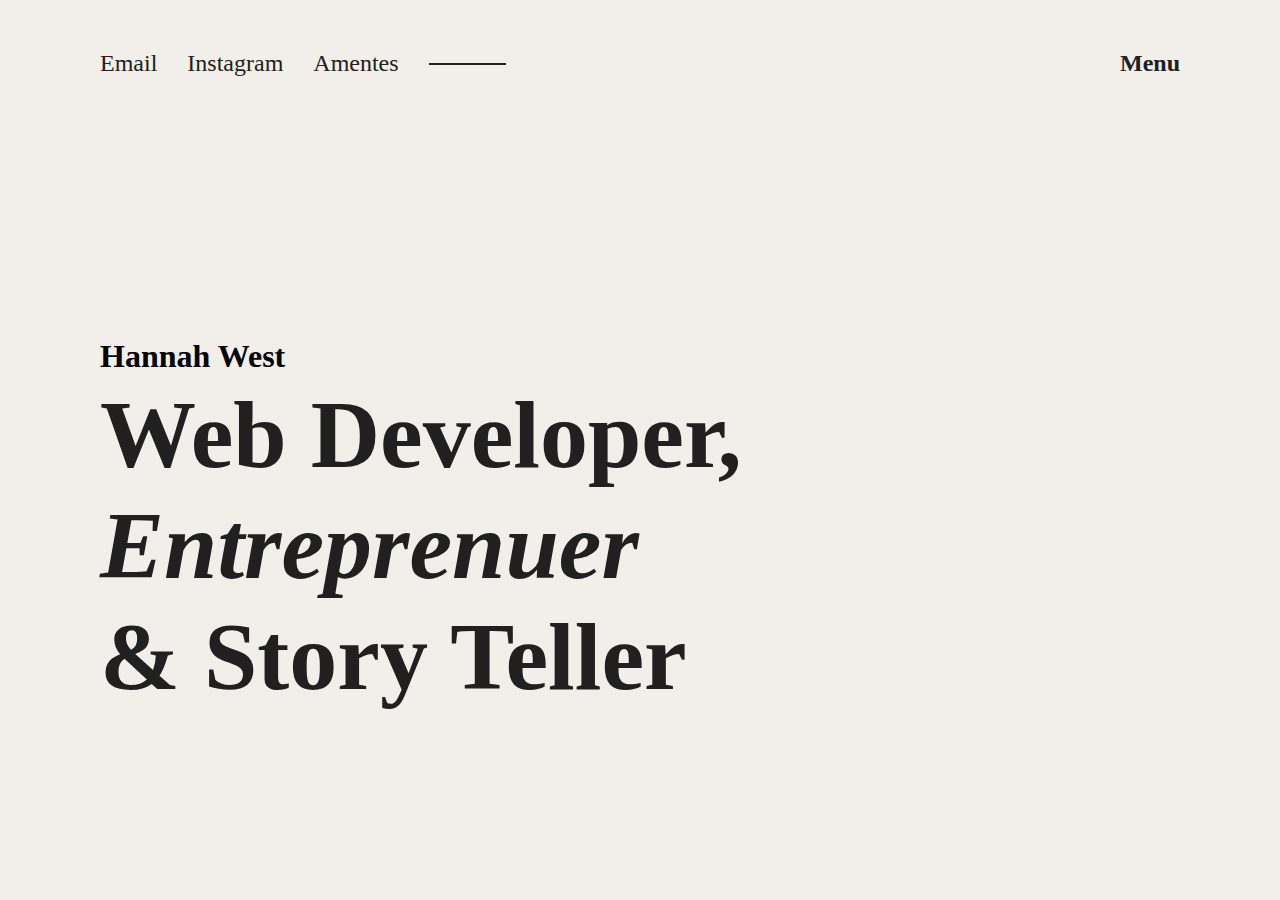
<file: index.html>
<!DOCTYPE html>
<html lang="en">
<head>
    <meta charset="UTF-8">
    <meta name="viewport" content="width=device-width, initial-scale=1.0">
    <link href="https://cdn.jsdelivr.net/npm/bootstrap@5.3.0/dist/css/bootstrap.min.css" rel="stylesheet" integrity="sha384-9ndCyUaIbzAi2FUVXJi0CjmCapSmO7SnpJef0486qhLnuZ2cdeRhO02iuK6FUUVM" crossorigin="anonymous">
    <link rel="stylesheet" href="Static/css/styles.css">
    <script src="Static/js/burger-menu.js" defer></script>
    <script src="Static/js/animations.js"></script>
    <title>Hannah West | Home</title>
</head>
<body>
    <header>
        <nav>
            <section class="desk-socials">
                <a href="mailto:hannahtan.west@gmail.com"><p>Email</p></a>
                <a href="https://www.instagram.com/hannah_tan_west/" target="_blank"><p>Instagram</p></a>
                <a href="https://www.instagram.com/amentes_cph/" target="_blank"><p>Amentes</p></a>
                <hr>
            </section>
            <div class="home-mob">
                <a href="index.html"><h4 class="home-logo">Hannah West</h4></a>
            </div>

            <button onclick="openNav()"><h4 class="bm-open-btn">Menu</h4></button>

            <div id="myNav" class="overlay">
                <button class="bm-close-btn" onclick="closeNav()">&times;</button>
                <ul class="overlay-content">
                    <li><a href="index.html">Home</a></li>
                    <li><a href="work.html">Work</a></li>
                    <li><a href="about.html">About</a></li>
                    <li><a href="mailto:hannahtan.west@gmail.com">Contact</a></li>
                </ul>
            </div>
                
        </nav>
    </header>

    <main>
        <header>
            <h5 class="name-title">Hannah West</h5>
            <h1 class="header">
                Web Developer, <span class="cursive">Entreprenuer</span> <span class="new-line">& Story Teller</span> 
            </h1>
        </header>

    </main>

    <footer>
        <header>
            <h1>
                Let's Talk!
            </h1>
        </header>
        <section class="socials">
            <a href="mailto:hannahtan.west@gmail.com"><p>Email</p></a>
            <a href="https://www.instagram.com/hannah_tan_west/" target="_blank"><p>Instagram</p></a>
            <a href="https://www.instagram.com/amentes_cph/" target="_blank"><p>Amentes</p></a>
        </section>
    </footer>
</body>
</html>
</file>
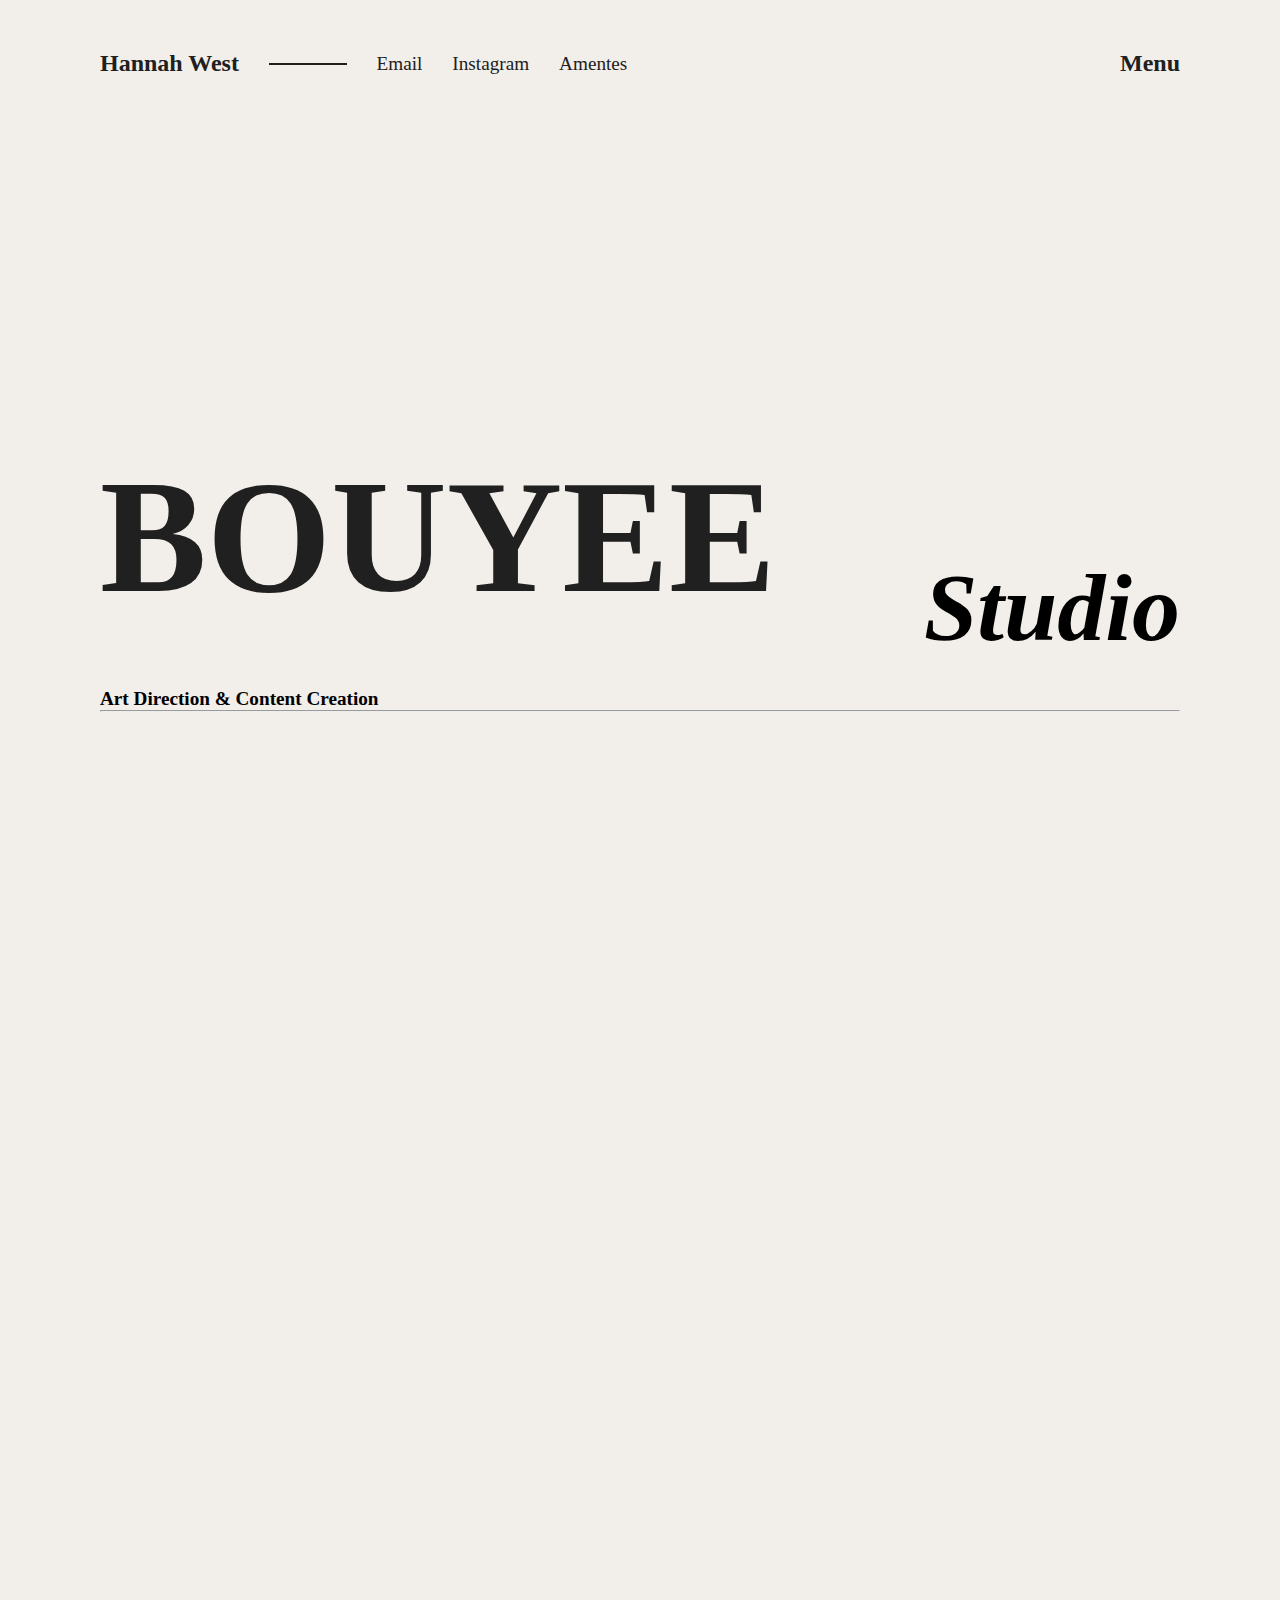
<file: bouyee.html>
<!DOCTYPE html>
<html lang="en">
<head>
    <meta charset="UTF-8">
    <meta name="viewport" content="width=device-width, initial-scale=1.0">
    <link href="https://cdn.jsdelivr.net/npm/bootstrap@5.3.0/dist/css/bootstrap.min.css" rel="stylesheet" integrity="sha384-9ndCyUaIbzAi2FUVXJi0CjmCapSmO7SnpJef0486qhLnuZ2cdeRhO02iuK6FUUVM" crossorigin="anonymous">
    <link rel="stylesheet" href="Static/css/styles.css">
    <link rel="stylesheet" href="Static/css/bouyee.css">
    <script src="Static/js/burger-menu.js" defer></script>
    <script src="Static/js/animations.js" defer></script>
    <title>Hannah West | Bouyee Studio</title>
</head>
<body>
    <header>
        <nav>
            <section class="desk-socials">
                <a href="index.html"><h4 class="home-logo">Hannah West</h4></a>
                <hr>
                <a href="mailto:hannahtan.west@gmail.com"><p>Email</p></a>
                <a href="https://www.instagram.com/hannah_tan_west/" target="_blank"><p>Instagram</p></a>
                <a href="https://www.instagram.com/amentes_cph/" target="_blank"><p>Amentes</p></a>
            </section>


            <a href="index.html"><h4 class="home-logo home-logo-mobile">Hannah West</h4></a>
            <button onclick="openNav()"><h4 class="bm-open-btn">Menu</h4></button>

            <div id="myNav" class="overlay">
                <button class="bm-close-btn" onclick="closeNav()">&times;</button>
                <ul class="overlay-content">
                    <li><a href="index.html">Home</a></li>
                    <li><a href="work.html">Work</a></li>
                    <li><a href="about.html">About</a></li>
                    <li><a href="mailto:hannahtan.west@gmail.com">Contact</a></li>
                </ul>
            </div>
        </nav>
    </header>
    <main>
        <section class="project-header">
            <header class="animate-header">
                <h1 class="tnr_font">BOUYEE</h1>
                <h3>Studio</h3>
                <h4>Art Direction & Content Creation</h4>
                <hr>
            </header>
        </section>
        <section class="project-info pi-1">
            <blockquote>
                <p class="project-quote">"DANISH CONTEMPORARY MINIMALISTIC STREETWEAR
                    why be basic, when you can be bouyee?"</p>
            </blockquote>
            <img src="img/b-3.JPG" alt="">
        </section>
        <section>
            <img src="img/bouyeeHero.JPG" class="v-collage" alt="collage">
        </section>
        <section class="projects-container">
            <article class="project-info">
                <div class="brand-bio-text">
                    <h4>The Case</h4>
                    <hr>
                    <p >This clothing brand was a startup and needed help creating a brand identity through visual content, everything from website visuals to SoMe content. They wanted to express the 'bouyee' lifestyle but in a raw, everyday life aesthetic. Our team collaborated closely with them, ensuring that every visual element resonated authentically with their vision and values.</p>
                </div>
                <img src="img/b-2.JPG" alt="">
            </article>
            <article class="project-info">
                <img src="img/b-1.JPG" alt="">
                <div class="brand-bio-text">
                    <h4>The Solution</h4>
                    <hr>
                    <p >Through close collaboration, we ensure that every visual element authentically reflects your brand's vision and values, resonating deeply with your target audience to drive meaningful connections and engagement.
                    </p>
                </div>
            </article>    
        </section>
        <section class="project-info pi-1">
            <img src="img/bouyeeMock.png" alt="">
            <div class="so-me">
                <h1>See It For Yourself</h1>
                <p>If you just wanna see the finshed products in use, you can just skip to the good part.</p>
                <a href="https://www.instagram.com/bouyee.studio/" class="insta-link" target="_blank">Instagram</a>
            </div>
        </section>
    </main>
    <footer>
        <header>
            <h1>
                Let's Talk!
            </h1>
        </header>
        <section class="socials">
            <a href="mailto:hannahtan.west@gmail.com"><p>Email</p></a>
            <a href="https://www.instagram.com/hannah_tan_west/" target="_blank"><p>Instagram</p></a>
            <a href="https://www.instagram.com/amentes_cph/" target="_blank"><p>Amentes</p></a>
        </section>
    </footer>
</body>
</file>
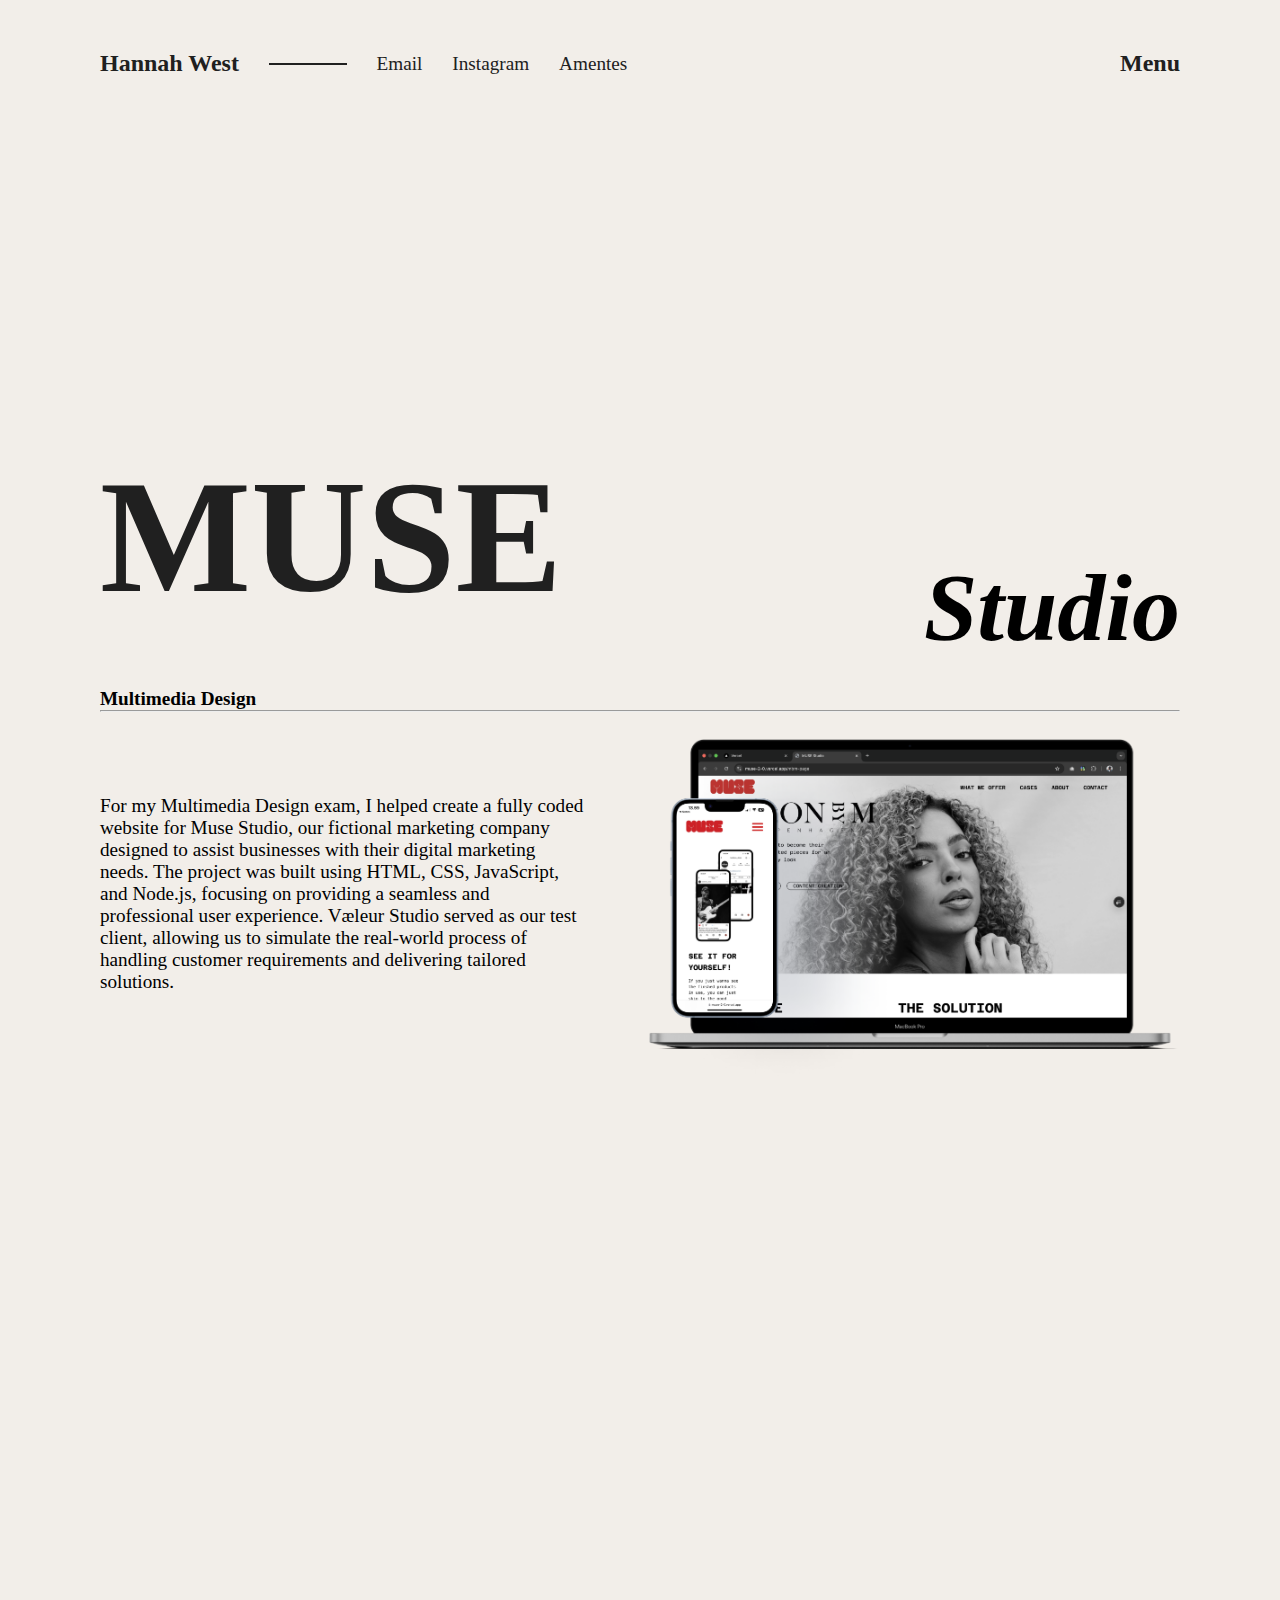
<file: muse.html>
<!DOCTYPE html>
<html lang="en">
<head>
    <meta charset="UTF-8">
    <meta name="viewport" content="width=device-width, initial-scale=1.0">
    <link href="https://cdn.jsdelivr.net/npm/bootstrap@5.3.0/dist/css/bootstrap.min.css" rel="stylesheet" integrity="sha384-9ndCyUaIbzAi2FUVXJi0CjmCapSmO7SnpJef0486qhLnuZ2cdeRhO02iuK6FUUVM" crossorigin="anonymous">
    <link rel="stylesheet" href="Static/css/styles.css">
    <link rel="stylesheet" href="Static/css/muse.css">
    <script src="Static/js/burger-menu.js" defer></script>
    <script src="Static/js/animations.js" defer></script>
    <title>Hannah West | MUSE Studio</title>
</head>
<body>
    <header>
        <nav>
            <section class="desk-socials">
                <a href="index.html"><h4 class="home-logo">Hannah West</h4></a>
                <hr>
                <a href="mailto:hannahtan.west@gmail.com"><p>Email</p></a>
                <a href="https://www.instagram.com/hannah_tan_west/" target="_blank"><p>Instagram</p></a>
                <a href="https://www.instagram.com/amentes_cph/" target="_blank"><p>Amentes</p></a>
            </section>


            <a href="index.html"><h4 class="home-logo home-logo-mobile">Hannah West</h4></a>
            <button onclick="openNav()"><h4 class="bm-open-btn">Menu</h4></button>

            <div id="myNav" class="overlay">
                <button class="bm-close-btn" onclick="closeNav()">&times;</button>
                <ul class="overlay-content">
                    <li><a href="index.html">Home</a></li>
                    <li><a href="work.html">Work</a></li>
                    <li><a href="about.html">About</a></li>
                    <li><a href="mailto:hannahtan.west@gmail.com">Contact</a></li>
                </ul>
            </div>
        </nav>
    </header>
    <main>
        <section class="project-header">
            <header class="animate-header">
                <h1 class="tnr_font">MUSE</h1>
                <h3>Studio</h3>
                <h4>Multimedia Design</h4>
                <hr>
            </header>
        </section>
        <section class="project-info pi-1">
            <p >For my Multimedia Design exam, I helped create a fully coded website for Muse Studio, our fictional marketing company designed to assist businesses with their digital marketing needs. The project was built using HTML, CSS, JavaScript, and Node.js, focusing on providing a seamless and professional user experience. Væleur Studio served as our test client, allowing us to simulate the real-world process of handling customer requirements and delivering tailored solutions.</p>
            <img src="img/muse-mock-page.png" alt="">
        </section>
        <section class="show-case">
            <h1>The Main Focus</h1>
            <hr>
            <p>The project involved developing a responsive and user-friendly website, ensuring a clean and modern design that aligned with Væleur Studio's brand identity. We placed a strong emphasis on creating an intuitive user experience (UI/UX) to maximize customer engagement and retention. In addition to the technical aspects, we also developed a comprehensive marketing strategy, including social media and content recommendations, to help Væleur Studio increase its online presence. Simulating real-world client collaboration allowed us to refine the product based on feedback, ensuring that both functionality and user experience were prioritized.</p>
            <img src="img/muse-mock-flat.png" alt="">
            <img src="img/muse-phone-mock.png" alt="">
            <img src="img/muse-mac.png" alt="">
        </section>
        <section class="muse-logo">
            <img src="img/muse(wb).png" alt="">
        </section>
        <section class="project-info pi-1">
            <div class="so-me">
                <h1>See It For Yourself!</h1>
                <a href="https://github.com/hannahtanwest/MUSE-2.0/tree/main" class="insta-link" target="_blank">GitHub</a>
                <a href="https://muse-2-0.vercel.app/" class="insta-link" target="_blank">Vercel</a>
            </div>
        </section>
    </main>
</body>
</file>
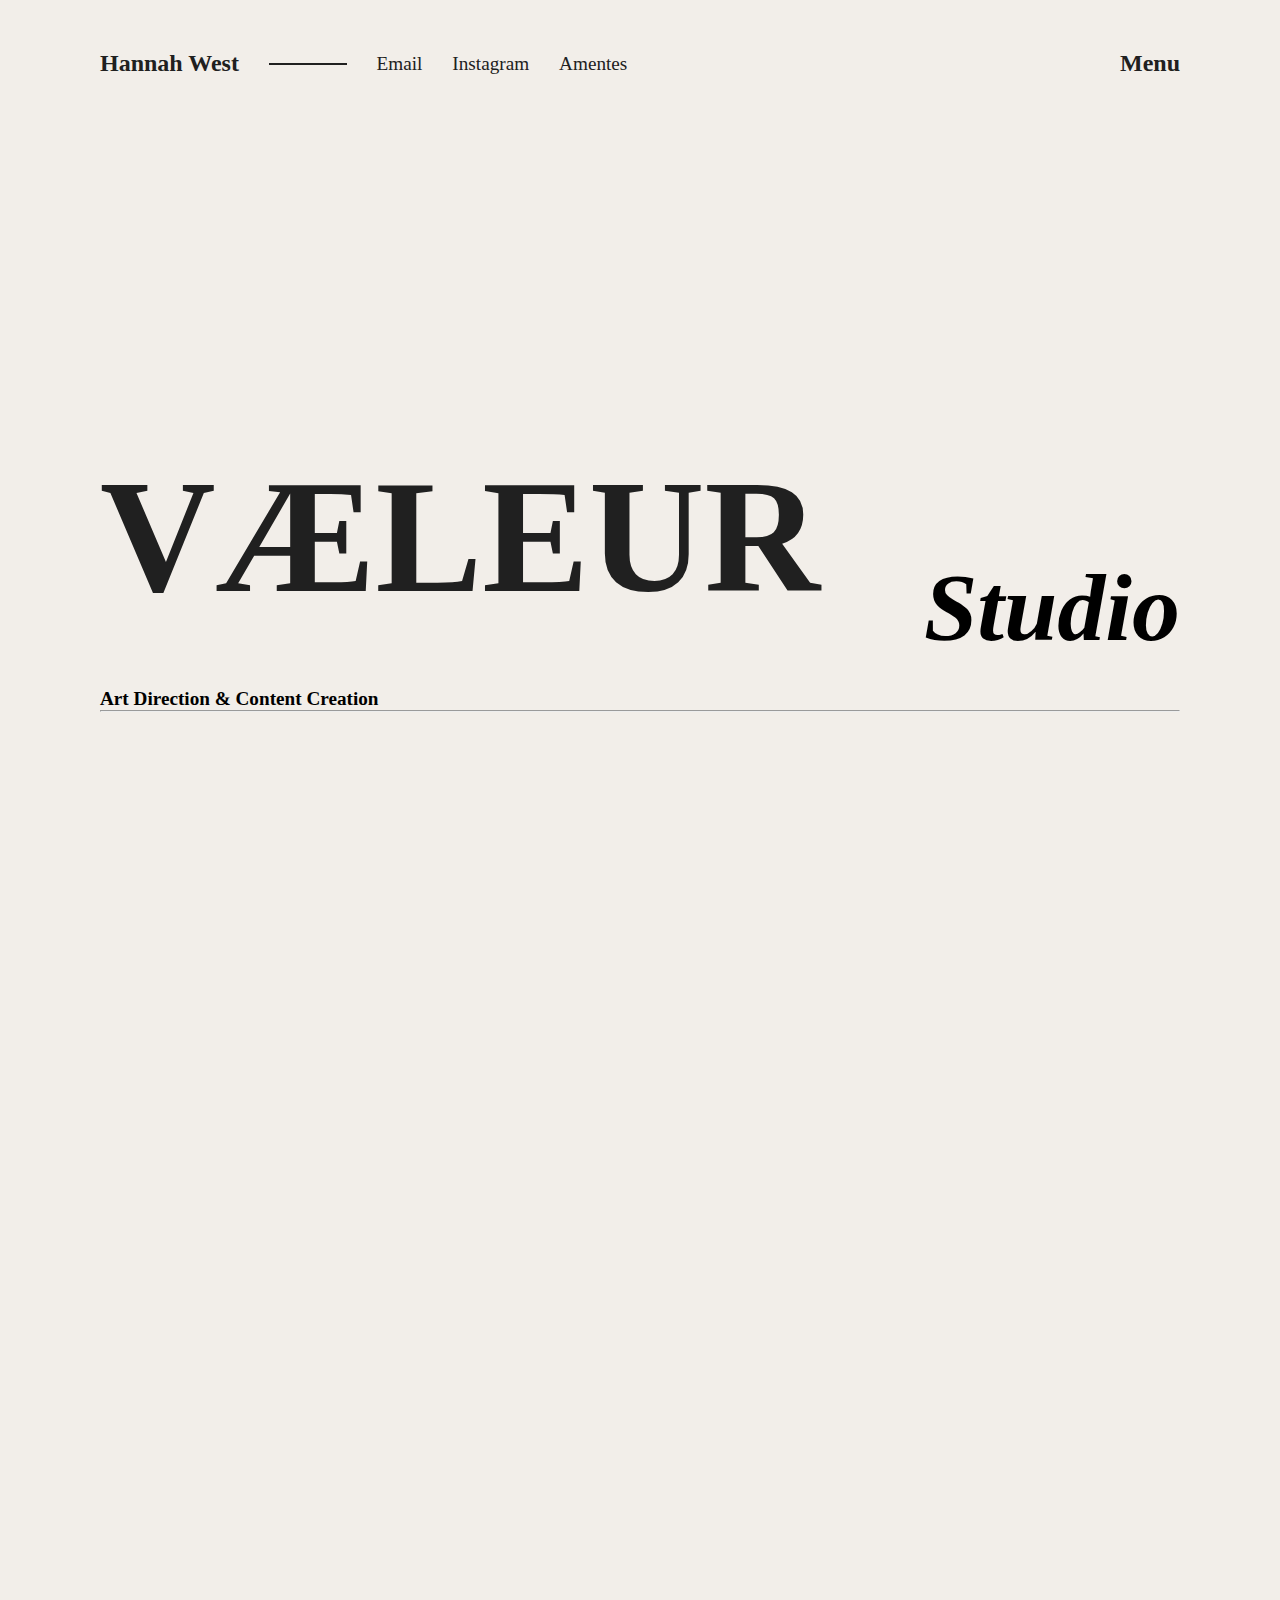
<file: vaeluer.html>
<!DOCTYPE html>
<html lang="en">
<head>
    <meta charset="UTF-8">
    <meta name="viewport" content="width=device-width, initial-scale=1.0">
    <link href="https://cdn.jsdelivr.net/npm/bootstrap@5.3.0/dist/css/bootstrap.min.css" rel="stylesheet" integrity="sha384-9ndCyUaIbzAi2FUVXJi0CjmCapSmO7SnpJef0486qhLnuZ2cdeRhO02iuK6FUUVM" crossorigin="anonymous">
    <link rel="stylesheet" href="Static/css/styles.css">
    <link rel="stylesheet" href="Static/css/vaeluer.css">
    <script src="Static/js/burger-menu.js" defer></script>
    <script src="Static/js/animations.js" defer></script>
    <title>Hannah West | Vaeleur</title>
</head>
<body>
    <header>
        <nav>
            <section class="desk-socials">
                <a href="index.html"><h4 class="home-logo">Hannah West</h4></a>
                <hr>
                <a href="mailto:hannahtan.west@gmail.com"><p>Email</p></a>
                <a href="https://www.instagram.com/hannah_tan_west/" target="_blank"><p>Instagram</p></a>
                <a href="https://www.instagram.com/amentes_cph/" target="_blank"><p>Amentes</p></a>
            </section>


            <a href="index.html"><h4 class="home-logo home-logo-mobile">Hannah West</h4></a>
            <button onclick="openNav()"><h4 class="bm-open-btn">Menu</h4></button>

            <div id="myNav" class="overlay">
                <button class="bm-close-btn" onclick="closeNav()">&times;</button>
                <ul class="overlay-content">
                    <li><a href="index.html">Home</a></li>
                    <li><a href="work.html">Work</a></li>
                    <li><a href="about.html">About</a></li>
                    <li><a href="mailto:hannahtan.west@gmail.com">Contact</a></li>
                </ul>
            </div>
        </nav>
    </header>
    <main>
        <section class="project-header">
            <header class="animate-header">
                <h1 class="tnr_font">VÆLEUR</h1>
                <h3>Studio</h3>
                <h4>Art Direction & Content Creation</h4>
                <hr>
            </header>
        </section>
        <section class="project-info pi-1">
            <blockquote>
                <p class="project-quote">"VÆLEUR emerges as a beacon of individuality and confidence. VÆLEUR seeks to enhance the already known through meticulous detailing and an elevated construction process."</p>
            </blockquote>
            <img src="img/LSS Væleur - text.jpg" alt="">
        </section>
        <section>
            <img src="img/væleur-collage.jpg" class="v-collage" alt="collage">
        </section>
        <section class="projects-container">
            <article class="project-info">
                <div class="brand-bio-text">
                    <h4>The Case</h4>
                    <hr>
                    <p >VÆLEUR craved a visual reflection of the brand and it's values. With inspiration from Heliot Emil, both in the garments and visual design, they felt a lack of representation. Our job was to create beautiful and raw pieces of content that drew inspiration from Heliot Emil and the individual core values of Væleur.</p>
                </div>
                <img src="img/bw.jpg" alt="">
            </article>
            <article class="project-info">
                <img src="img/TWO SIDE BLUR Væleur - text.jpg" alt="">
                <div class="brand-bio-text">
                    <h4>The Solution</h4>
                    <hr>
                    <p >We aimed to create something raw, edgy and rough in the visual. We kept the color palette to a minimum and were heavy on they whites, blacks and greys. The garments small detials were in focus and grain and effects such as a slow shutter speed enhanced the look and gave it an edge, Which supported the feeling of raw, edgy and clean.
                    </p></p>
                </div>
            </article>    
        </section>
    </main>
    <footer>
        <header>
            <h1>
                Let's Talk!
            </h1>
        </header>
        <section class="socials">
            <a href="mailto:hannahtan.west@gmail.com"><p>Email</p></a>
            <a href="https://www.instagram.com/hannah_tan_west/" target="_blank"><p>Instagram</p></a>
            <a href="https://www.instagram.com/amentes_cph/" target="_blank"><p>Amentes</p></a>
        </section>
    </footer>
</body>
</file>
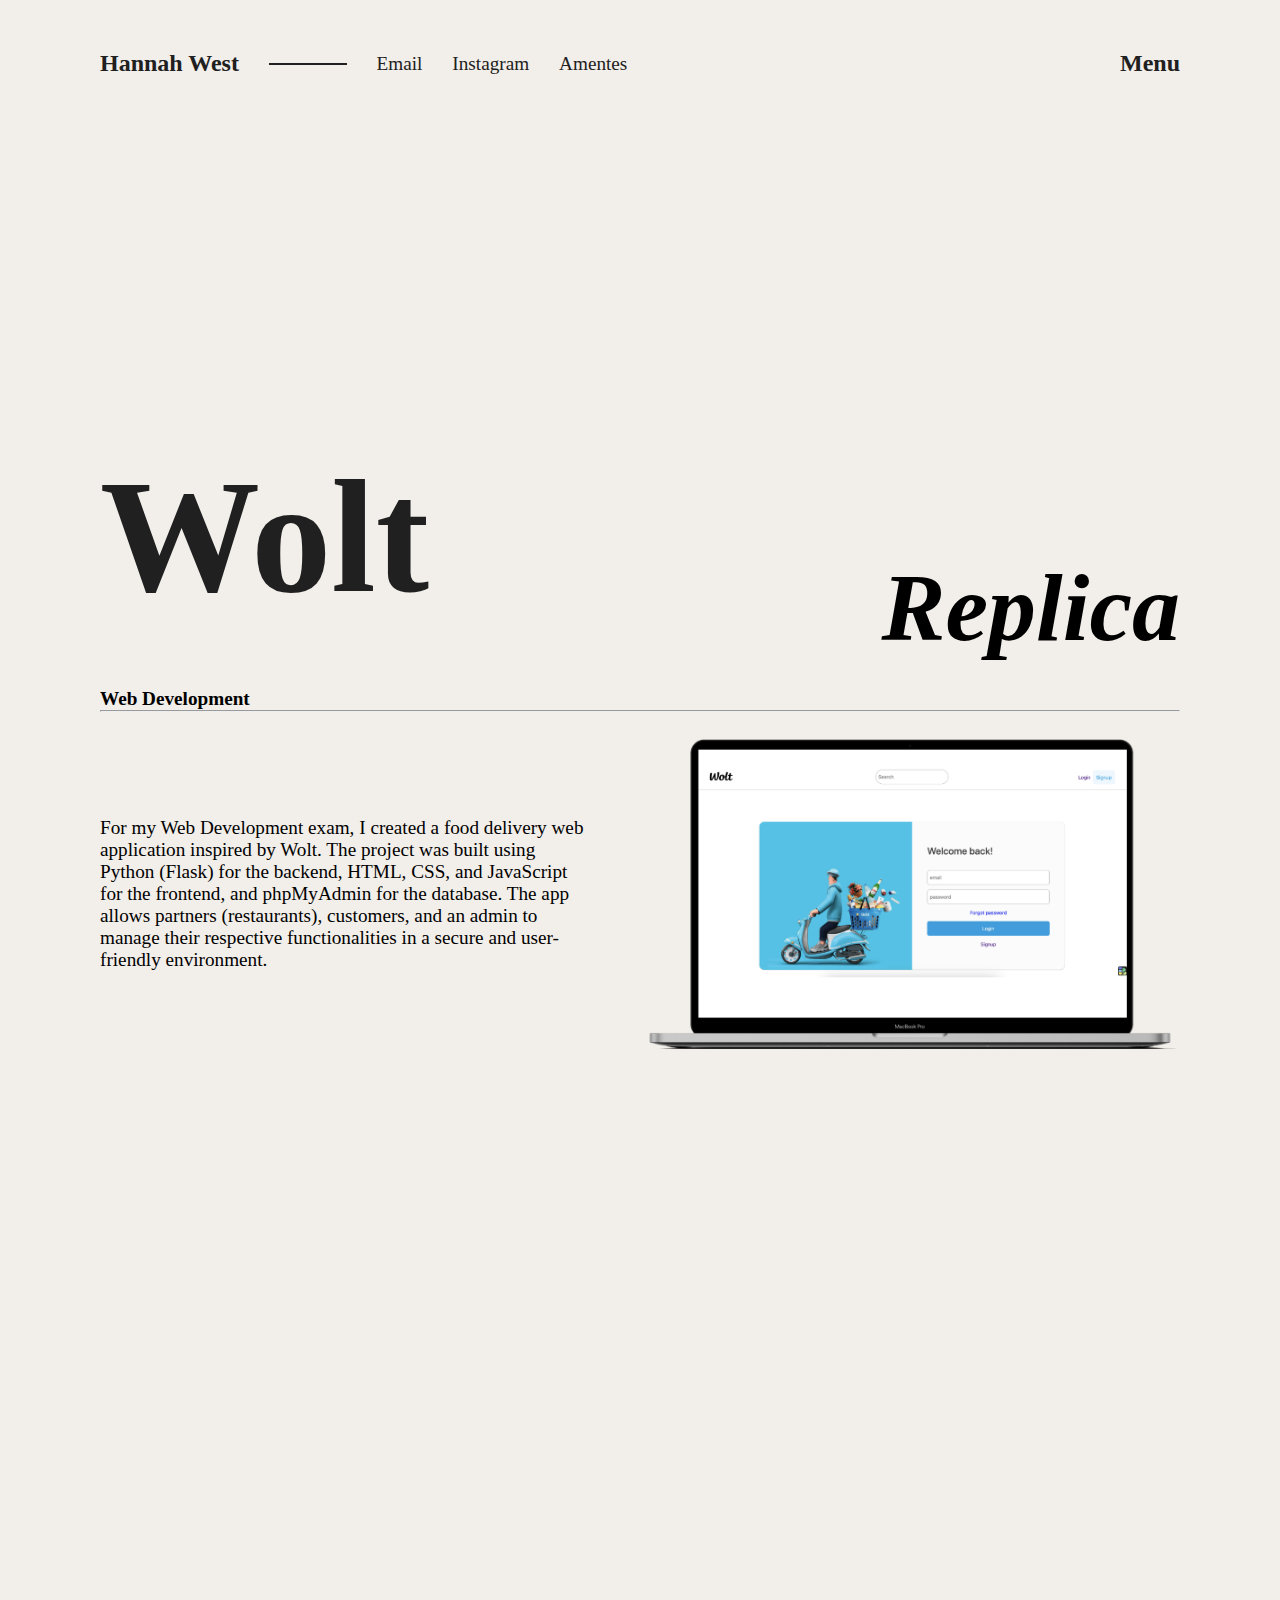
<file: wolt.html>
<!DOCTYPE html>
<html lang="en">
<head>
    <meta charset="UTF-8">
    <meta name="viewport" content="width=device-width, initial-scale=1.0">
    <link href="https://cdn.jsdelivr.net/npm/bootstrap@5.3.0/dist/css/bootstrap.min.css" rel="stylesheet" integrity="sha384-9ndCyUaIbzAi2FUVXJi0CjmCapSmO7SnpJef0486qhLnuZ2cdeRhO02iuK6FUUVM" crossorigin="anonymous">
    <link rel="stylesheet" href="Static/css/styles.css">
    <link rel="stylesheet" href="Static/css/wolt.css">
    <script src="Static/js/burger-menu.js" defer></script>
    <script src="Static/js/animations.js" defer></script>
    <title>Hannah West | Wolt - Replica</title>
</head>
<body>
    <header>
        <nav>
            <section class="desk-socials">
                <a href="index.html"><h4 class="home-logo">Hannah West</h4></a>
                <hr>
                <a href="mailto:hannahtan.west@gmail.com"><p>Email</p></a>
                <a href="https://www.instagram.com/hannah_tan_west/" target="_blank"><p>Instagram</p></a>
                <a href="https://www.instagram.com/amentes_cph/" target="_blank"><p>Amentes</p></a>
            </section>


            <a href="index.html"><h4 class="home-logo home-logo-mobile">Hannah West</h4></a>
            <button onclick="openNav()"><h4 class="bm-open-btn">Menu</h4></button>

            <div id="myNav" class="overlay">
                <button class="bm-close-btn" onclick="closeNav()">&times;</button>
                <ul class="overlay-content">
                    <li><a href="index.html">Home</a></li>
                    <li><a href="work.html">Work</a></li>
                    <li><a href="about.html">About</a></li>
                    <li><a href="mailto:hannahtan.west@gmail.com">Contact</a></li>
                </ul>
            </div>
        </nav>
    </header>
    <main>
        <section class="project-header">
            <header class="animate-header">
                <h1 class="tnr_font">Wolt</h1>
                <h3>Replica</h3>
                <h4>Web Development</h4>
                <hr>
            </header>
        </section>
        <section class="project-info pi-1">
            <p >For my Web Development exam, I created a food delivery web application inspired by Wolt. The project was built using Python (Flask) for the backend, HTML, CSS, and JavaScript for the frontend, and phpMyAdmin for the database. The app allows partners (restaurants), customers, and an admin to manage their respective functionalities in a secure and user-friendly environment.</p>
            <img src="img/Wolt-mock-page(1).png" alt="">
        </section>
        <section class="show-case">
            <h1>The Main Focus</h1>
            <hr>
            <p>The main focus of this project was on functionality rather than design. The goal was to ensure that all features — including user authentication, account management, and order processing — worked seamlessly and securely. As a result, the design is kept simple and straightforward, prioritizing performance, usability, and backend stability over aesthetic appeal.</p>
            <img src="img/wolt-mock-iso.png" alt="">
            <img src="img/wolt-screenshot-2.png" alt="">
            <img src="img/wolt-mac.png" alt="">
        </section>
        <section class="project-info pi-1">
            <div class="so-me">
                <h1>Check Out the Code!</h1>
                <a href="https://github.com/hannahtanwest/wolt_eksamen" class="insta-link" target="_blank">GitHub</a>
            </div>
        </section>
    </main>
</body>
</file>
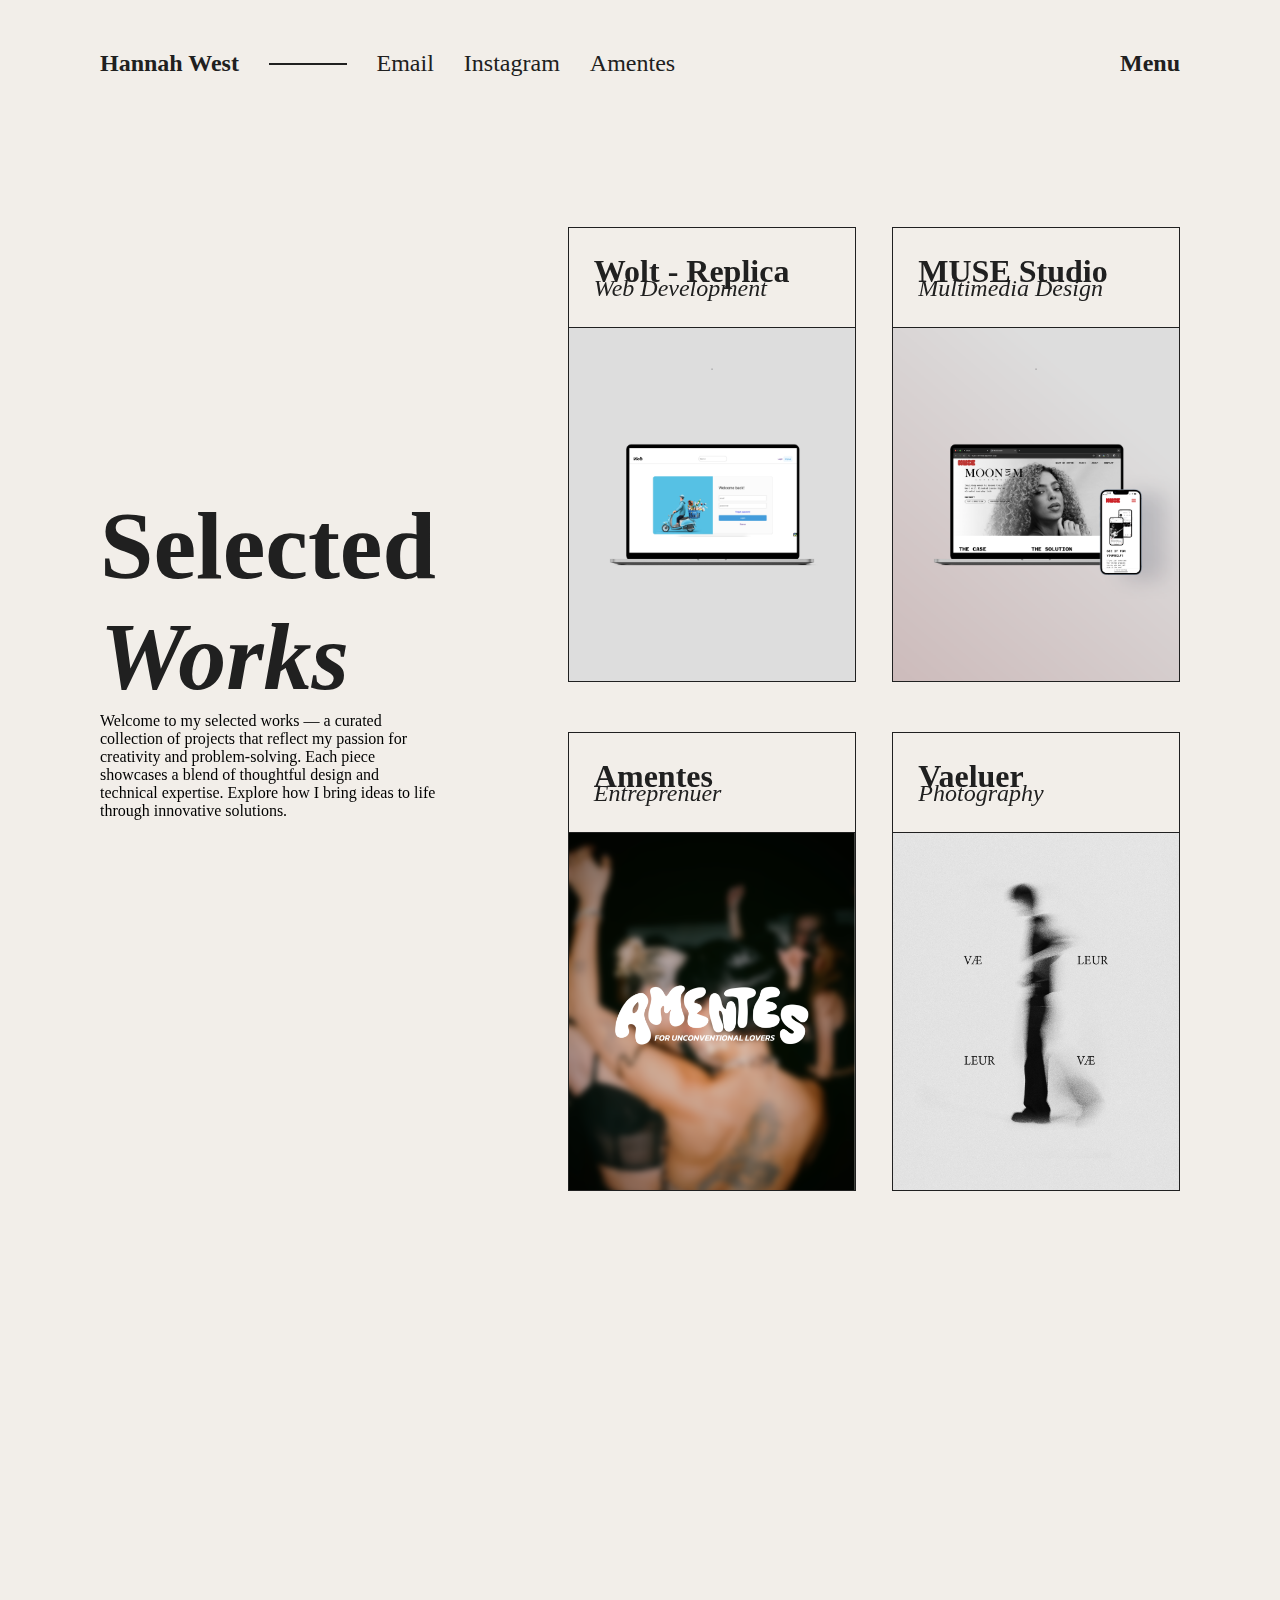
<file: work.html>
<!DOCTYPE html>
<html lang="en">
<head>
    <meta charset="UTF-8">
    <meta name="viewport" content="width=device-width, initial-scale=1.0">
    <link href="https://cdn.jsdelivr.net/npm/bootstrap@5.3.0/dist/css/bootstrap.min.css" rel="stylesheet" integrity="sha384-9ndCyUaIbzAi2FUVXJi0CjmCapSmO7SnpJef0486qhLnuZ2cdeRhO02iuK6FUUVM" crossorigin="anonymous">
    <link rel="stylesheet" href="Static/css/styles.css">
    <link rel="stylesheet" href="Static/css/work.css">
    <script src="Static/js/burger-menu.js" defer></script>
    <script src="Static/js/animations.js" defer></script>
    <title>Hannah West | Work</title>
</head>
<body>
    <header>
        <nav>
            <section class="desk-socials">
                <a href="index.html"><h4 class="home-logo">Hannah West</h4></a>
                <hr>
                <a href="mailto:hannahtan.west@gmail.com"><p>Email</p></a>
                <a href="https://www.instagram.com/hannah_tan_west/" target="_blank"><p>Instagram</p></a>
                <a href="https://www.instagram.com/amentes_cph/" target="_blank"><p>Amentes</p></a>
            </section>


            <a href="index.html"><h4 class="home-logo home-logo-mobile">Hannah West</h4></a>
            <button onclick="openNav()"><h4 class="bm-open-btn">Menu</h4></button>

            <div id="myNav" class="overlay">
                <button class="bm-close-btn" onclick="closeNav()">&times;</button>
                <ul class="overlay-content">
                    <li><a href="index.html">Home</a></li>
                    <li><a href="work.html">Work</a></li>
                    <li><a href="about.html">About</a></li>
                    <li><a href="mailto:hannahtan.west@gmail.com">Contact</a></li>
                </ul>
            </div>
                
        </nav>
    </header>


    <main>
        <section class="work-info">
            <header class="animate-header">
                <h1>Selected <span class="cursive">Works</span></h1>
            </header>
            <p>Welcome to my selected works — a curated collection of projects that reflect my passion for creativity and problem-solving. Each piece showcases a blend of thoughtful design and technical expertise. Explore how I bring ideas to life through innovative solutions.</p>
        </section>
        <section class="work-projects">
            <article>
                <a href="wolt.html">
                    <div class="project-header">
                        <h2>Wolt - Replica</h2>
                        <p>Web Development</p>
                    </div>
                    <img src="img/Wolt-mock.png" alt="Description of the image">
                </a>
            </article>
            <article>
                <a href="muse.html">
                    <div class="project-header">
                        <h2>MUSE Studio</h2>
                        <p>Multimedia Design</p>
                    </div>
                    <img src="img/muse-mock.png" alt="Description of the image">
                </a>
            </article>
            <article>
                <a href="amentes.html">
                    <div class="project-header">
                        <h2>Amentes</h2>
                        <p>Entreprenuer</p>
                    </div>
                    <img src="img/amentes.png" alt="Description of the image">
                </a>
            </article>
            <article>
                <a href="vaeluer.html">
                    <div class="project-header">
                        <h2>Vaeluer</h2>
                        <p>Photography</p>
                    </div>
                    <img src="img/vaeluer.JPG" alt="Description of the image">
                </a>
            </article>
            <article>
                <a href="bouyee.html">
                    <div class="project-header">
                        <h2>Bouyee Studio</h2>
                        <p>Photography & Videography</p>
                    </div>
                    <img src="img/bouyee.jpg" alt="Description of the image">
                </a>
            </article>
        </section>
    </main>
    <footer>
        <header>
            <h1>
                Let's Talk!
            </h1>
        </header>
        <section class="socials">
            <a href="mailto:hannahtan.west@gmail.com"><p>Email</p></a>
            <a href="https://www.instagram.com/hannah_tan_west/" target="_blank"><p>Instagram</p></a>
            <a href="https://www.instagram.com/amentes_cph/" target="_blank"><p>Amentes</p></a>
        </section>
    </footer>
</body>
</html>
</file>
<file: Static/css/styles.css>
@import '_variables.css';

*{
    margin: 0;
    padding: 0;
    font-family: var(--main-font);
    box-sizing: border-box;
}

body{
    background-color: var(--bg-color);
    header{
        margin: var(--marginSmall);
        nav{
            display: flex;
            align-items: center;
            justify-content: space-between;
            .home-logo{
                text-decoration: none;
                color: var(--main-text-color);
                font-size: var(--logo);
            }
            a{text-decoration: none;}
            .desk-socials{
                display: none;
            }
            button{
                border: none;
                background-color: transparent;
            }
            .bm-open-btn{
                color: var(--main-text-color);
                font-size: var(--logo);
            }
            .overlay {
                display: flex;
                flex-direction: column;
                height: 0%;
                width: 100%;
                position: fixed;
                z-index: 100;
                top: 0;
                right: 0;
                background-color: rgba(0,0,0, 0.95);
                overflow-y: hidden;
                transition: 0.5s;
                .bm-close-btn{
                    color: var(--bg-color);
                    font-size: 100px;
                    text-align: right;
                    padding-right: var(--paddingMobileMain);

                }
            }
            .overlay-content {
                position: relative;
                display: flex;
                flex-direction: column;
                align-items: center;
                height: 100vh;
                width: 100%;
                text-align: center;
                padding: 0;
                li{
                    list-style: none;
                    a{
                        color: var(--bg-color);
                        font-size: var(--nav-link-mobile);
                        text-decoration: none;
                    }
                }
            }
        }
    }
    main{
        margin: var(--marginSmall);
        header{
            margin: 0;
            .name-title{display: none;}
            h1{
                margin-top: var(--margin);
                font-family: var(--main-font);
                color: var(--accent-color);
                font-size: var(--headerIndex);
                .cursive{
                    font-style: italic;
                }
            }
        }
    }
    footer{
        padding: var(--paddingMobileMain);
        background-color: var(--main-text-color);
        header{
            h1{
                text-align: center;
                color: var(--bg-color);
                font-size: var(--nav-link-mobile);
            }
        }
        section{
            display: flex;
            flex-direction: column;
            width: 100%;
            justify-content: space-between;
            align-items: center;
            a{
                text-decoration: none;
                color: var(--bg-color);
                font-size: var(--headerText);
            }
        }
    }
    @media (min-width: 1024px){
        header{
            margin: var(--marginSmall) var(--margin);
            nav{
                .desk-socials{
                    display: flex;
                    align-items: center;
                    width: 70%;
                    justify-content: start;
                    gap: 30px;
                    a{
                        color: var(--main-text-color);
                        font-size: var(--logo);
                        
                    }
                    a:hover{font-style: italic}
                    hr{
                        all: unset;
                        border: 1px solid var(--main-text-color);
                        width: 10%; /* Adjust width if necessary */
                        align-self: center; /* Ensure it aligns vertically with the other flex items */
                    }
                }
                .home-mob{display: none;}
                .bm-open-btn:hover{font-style: italic}
                .overlay{
                    .bm-close-btn{
                        font-size: var(--nav-link-mobile);
                        padding: 0 var(--paddingDeskMain) 0 0;
                    }

                    .overlay-content{
                        a{
                            padding: 0 var(--paddingMobileMain) 0 0;
                            font-size: var(--header);
                        }
                        a:hover{font-style: italic;}
                    }
                }
            }
        }
        main{
            margin: var(--marginSmall) var(--margin);
            header {
                display: flex;
                flex-direction: column; /* Stack items vertically */
                justify-content: flex-end; /* Push items to the bottom */
                height: 65vh;
                .name-title {
                    display: block;
                    margin-bottom: 0.25rem; /* Add a bit of spacing if needed */
                    font-size: var(--headerText);
                }
                h1 {
                    font-size: var(--header);
                    margin-top: 0;
                    .new-line {
                        display: block;
                    }
                }
            }
            
        }
        footer{
            display: none;
        }
    }
}
</file>
<file: Static/css/bouyee.css>
@import '_variables.css';

*{
    p{
        font-size: var(--tinyText);
    }
}

body{
    main{
        section{
            opacity: 0;
            transform: translateY(50px);
            transition: opacity 0.6s ease-out, transform 0.6s ease-out;
            header{
                margin-top: var(--marginProjectsMobile);
                opacity: 0;
                transform: translateY(50px);
                transition: opacity 0.8s ease-out, transform 0.8s ease-out;
                h4{
                    font-size: var(--tinyText);
                    margin-top: var(--marginTiny);
                }
                h1{
                    font-size: var(--headerMobile);
                    text-align: left;
                    line-height: 30px;
                    margin-top: 0;
                }
                h3{
                    font-size: var(--headerMobile);
                    font-style: italic;
                    text-align: right;
                    z-index: 100;
                }
            }
            .animate-header.slide-up {
                opacity: 1;
                transform: translateY(0);
            }   
        }
        .project-info{
            .project-quote{
                font-style: italic;
                padding: var(--paddingMobileTiny);
            } 
            img{
                width: 100%;
                z-index: 0;
            }
            .brand-bio-text{
                padding: var(--paddingMobileTiny) 0;
            }
            .so-me{
                p{font-size: var(--tinyText);}
                .insta-link{
                    display: block;
                    text-decoration: none;
                    color: var(--main-text-color);
                    border: 1px solid var(--main-text-color);
                    width: 40%;
                    text-align: center;
                    padding: 5px;
                    font-size: var(--subText);
                    h3{margin: 0;}
        
                }
                .insta-link:hover{
                    width: 50%;
                    transition: 0.2s ease-in-out;
                    background-color: var(--main-text-color);
                    color: var(--bg-color);
                }
            }
        }
        section.visible{
            opacity: 1;
            transform: translateY(0);
        
        }
        .v-collage{
            display: none;
        }
    }
    @media (min-width: 1024px){
        header{
            nav{
                .home-logo-mobile{display: none;}
            }
        }
        main{
            display: flex;
            flex-direction: row;
            flex-wrap: wrap;
            justify-content: center;
            align-items: center;
            margin: 0;
            width: 100%;
            section{
                width: 100%;
                header{
                    margin-top: var(--marginProjectsDesk);
                    margin: 0 var(--margin);
                    h1{
                        font-size: var(--headerProject);
                    }
                    h3{
                        font-size: var(--header);
                    }
                }
            }
            .project-info{
                margin: 0 var(--margin);
                .so-me{
                    p{
                        text-align: left; 
                        width: 100%;
                    }
                    
                }
            }
            .pi-1{
                display: flex;
                align-items: center;
                width: 80%;
                img{
                    width: 100%;
                }
                p{
                    font-size: var(--subText);
                    width: 80%;
                    text-align: center;
                }
            }
            .v-collage{
                display: block;
                width: 100%;
                margin-top: var(--margin);
            }
            .projects-container {
                display: flex;
                gap: 2rem; /* Add space between them */
                justify-content: center;
                width: 100%;
                flex-wrap: wrap; /* Allows them to stack on smaller screens */
                margin: var(--margin) 0;
                article{
                    width: 40%;
                    margin: 0;
                    hr{display: none;}
                    h4{
                        font-size: var(--headerMobile);
                    }
                    img{width: 100%;}
                }
            }

        }
    }
}
</file>
<file: Static/css/muse.css>
@import '_variables.css';

*{
    p{
        font-size: var(--tinyText);
    }
}

body{
    main{
        section{
            opacity: 0;
            transform: translateY(50px);
            transition: opacity 0.6s ease-out, transform 0.6s ease-out;
            header{
                margin-top: var(--marginProjectsMobile);
                opacity: 0;
                transform: translateY(50px);
                transition: opacity 0.8s ease-out, transform 0.8s ease-out;
                h4{
                    font-size: var(--tinyText);
                    margin-top: var(--marginTiny);
                }
                h1{
                    font-size: var(--headerMobile);
                    text-align: left;
                    line-height: 30px;
                    margin-top: 0;
                }
                h3{
                    font-size: var(--headerMobile);
                    font-style: italic;
                    text-align: right;
                    z-index: 100;
                }
            }
            .animate-header.slide-up {
                opacity: 1;
                transform: translateY(0);
            }   
        }
        section.visible{
            opacity: 1;
            transform: translateY(0);
        }
        .project-info{
            img{width: 100%;}
        }
        .muse-logo{
            img{
                width: 100%;
                padding: var(--paddingMobileMain) 0;
            }
        }
        .show-case{
            h1{
                padding-top: var(--paddingMobileMain);
            }
            img{
                width: 100%;
                padding: var(--paddingTiny) 0 ;
            }
        }
        .so-me{
            display: flex;
            flex-direction: column;
            justify-content: center;
            align-items: center;
            p{font-size: var(--tinyText);}
            .insta-link{
                margin-bottom: var(--marginTiny);
                display: block;
                text-decoration: none;
                color: var(--main-text-color);
                border: 1px solid var(--main-text-color);
                width: 40%;
                text-align: center;
                padding: 5px;
                font-size: var(--subText);
                h3{margin: 0;}
    
            }
            .insta-link:hover{
                width: 50%;
                transition: 0.2s ease-in-out;
                background-color: var(--main-text-color);
                color: var(--bg-color);
            }
        }
    }
    @media (min-width: 1024px){
        header{
            nav{
                .home-logo-mobile{display: none;}
            }
        }
        main{
            display: flex;
            flex-direction: row;
            flex-wrap: wrap;
            justify-content: center;
            align-items: center;
            margin: 0;
            width: 100%;
            section{
                width: 100%;
                header{
                    margin-top: var(--marginProjectsDesk);
                    margin: 0 var(--margin);
                    h1{
                        font-size: var(--headerProject);
                    }
                    h3{
                        font-size: var(--header);
                    }
                }
            }
            .project-info{
                display: flex;
                align-items: center;
                justify-content: space-between;
                padding: 0 var(--paddingDeskMain);
                p{
                    width: 45%;
                }
                img{
                    width: 50%;
                    z-index: 0;
                }
                .so-me{
                    justify-content: space-evenly;
                    flex-direction: row;
                    flex-wrap: wrap;
                    width: 100%;
                    margin-bottom: var(--margin);
                    .insta-link{
                        width: 35%;
                        margin-top: var(--marginTiny);
                    }
                    h1{
                        width: 100%;
                        text-align: center;
                    }
                }
            }
            .show-case{
                padding: var(--paddingDeskMain);
                img{
                    padding: var(--paddingTiny) var(--paddingMobileMain);
                }
            }
            .muse-logo{
                display: flex;
                justify-content: center;
                img{
                    width: 70%;
                    padding: var(--paddingMobileMain) 0;
                }
            }

        }
    }
}
</file>
<file: Static/css/vaeluer.css>
@import '_variables.css';

*{
    p{
        font-size: var(--tinyText);
    }
}

body{
    main{
        section{
            opacity: 0;
            transform: translateY(50px);
            transition: opacity 0.6s ease-out, transform 0.6s ease-out;
            header{
                margin-top: var(--marginProjectsMobile);
                opacity: 0;
                transform: translateY(50px);
                transition: opacity 0.8s ease-out, transform 0.8s ease-out;
                h4{
                    font-size: var(--tinyText);
                    margin-top: var(--marginTiny);
                }
                h1{
                    font-size: var(--headerMobile);
                    text-align: left;
                    line-height: 30px;
                    margin-top: 0;
                }
                h3{
                    font-size: var(--headerMobile);
                    font-style: italic;
                    text-align: right;
                    z-index: 100;
                }
            }
            .animate-header.slide-up {
                opacity: 1;
                transform: translateY(0);
            }   
        }
        .project-info{
            .project-quote{
                font-style: italic;
                padding: var(--paddingMobileTiny);
            } 
            img{
                width: 100%;
                z-index: 0;
            }
            .brand-bio-text{
                padding: var(--paddingMobileTiny) 0;
            }
        }
        section.visible{
            opacity: 1;
            transform: translateY(0);
        
        }
        .v-collage{
            display: none;
        }
    }
    @media (min-width: 1024px){
        header{
            nav{
                .home-logo-mobile{display: none;}
            }
        }
        main{
            display: flex;
            flex-direction: row;
            flex-wrap: wrap;
            justify-content: center;
            align-items: center;
            margin: 0;
            width: 100%;
            section{
                width: 100%;
                header{
                    margin-top: var(--marginProjectsDesk);
                    margin: 0 var(--margin);
                    h1{
                        font-size: var(--headerProject);
                    }
                    h3{
                        font-size: var(--header);
                    }
                }
            }
            .project-info{
                margin: 0 var(--margin);
            }
            .pi-1{
                display: flex;
                align-items: center;
                width: 80%;
                img{
                    width: 100%;
                }
                p{
                    font-size: var(--subText);
                    width: 80%;
                    text-align: center;
                }
            }
            .v-collage{
                display: block;
                width: 100%;
                margin-top: var(--margin);
            }
            .projects-container {
                display: flex;
                gap: 2rem; /* Add space between them */
                justify-content: center;
                width: 100%;
                flex-wrap: wrap; /* Allows them to stack on smaller screens */
                margin: var(--margin) 0;
                article{
                    width: 40%;
                    margin: 0;
                    hr{display: none;}
                    h4{
                        font-size: var(--headerMobile);
                    }
                    img{width: 100%;}
                }
            }
        }
    }
}
</file>
<file: Static/css/wolt.css>
@import '_variables.css';

*{
    p{
        font-size: var(--tinyText);
    }
}

body{
    main{
        section{
            opacity: 0;
            transform: translateY(50px);
            transition: opacity 0.6s ease-out, transform 0.6s ease-out;
            header{
                margin-top: var(--marginProjectsMobile);
                opacity: 0;
                transform: translateY(50px);
                transition: opacity 0.8s ease-out, transform 0.8s ease-out;
                h4{
                    font-size: var(--tinyText);
                    margin-top: var(--marginTiny);
                }
                h1{
                    font-size: var(--headerMobile);
                    text-align: left;
                    line-height: 30px;
                    margin-top: 0;
                }
                h3{
                    font-size: var(--headerMobile);
                    font-style: italic;
                    text-align: right;
                    z-index: 100;
                }
            }
            .animate-header.slide-up {
                opacity: 1;
                transform: translateY(0);
            }   
        }
        section.visible{
            opacity: 1;
            transform: translateY(0);
        }
        .project-info{
            img{width: 100%;}
        }
        .show-case{
            h1{
                padding-top: var(--paddingMobileMain);
            }
            img{
                width: 100%;
                padding: var(--paddingTiny) 0 ;
            }
        }
        .so-me{
            display: flex;
            flex-direction: column;
            justify-content: center;
            align-items: center;
            p{font-size: var(--tinyText);}
            .insta-link{
                display: block;
                text-decoration: none;
                color: var(--main-text-color);
                border: 1px solid var(--main-text-color);
                width: 40%;
                text-align: center;
                padding: 5px;
                font-size: var(--subText);
                h3{margin: 0;}
    
            }
            .insta-link:hover{
                width: 50%;
                transition: 0.2s ease-in-out;
                background-color: var(--main-text-color);
                color: var(--bg-color);
            }
        }
    }
    @media (min-width: 1024px){
        header{
            nav{
                .home-logo-mobile{display: none;}
            }
        }
        main{
            display: flex;
            flex-direction: row;
            flex-wrap: wrap;
            justify-content: center;
            align-items: center;
            margin: 0;
            width: 100%;
            section{
                width: 100%;
                header{
                    margin-top: var(--marginProjectsDesk);
                    margin: 0 var(--margin);
                    h1{
                        font-size: var(--headerProject);
                    }
                    h3{
                        font-size: var(--header);
                    }
                }
            }
            .project-info{
                display: flex;
                align-items: center;
                justify-content: space-between;
                padding: 0 var(--paddingDeskMain);
                p{
                    width: 45%;
                }
                img{
                    width: 50%;
                    z-index: 0;
                }
                .so-me{
                    justify-content: center;
                    width: 100%;
                    margin-bottom: var(--margin);
                }
            }
            .show-case{
                padding: var(--paddingDeskMain);
                img{
                    padding: var(--paddingTiny) var(--paddingMobileMain);
                }
            }

        }
    }
}
</file>
<file: Static/css/work.css>
@import '_variables.css';

*{
    margin: 0;
    padding: 0;
    font-family: var(--main-font);
    box-sizing: border-box;
}

body{
    main{
        .work-info{
            all: unset;
            padding: 0;
            margin-top: 0;
            .animate-header{
                opacity: 0;
                transform: translateY(50px);
                transition: opacity 0.8s ease-out, transform 0.8s ease-out;
            }
            .animate-header.slide-up {
                opacity: 1;
                transform: translateY(0);
            }
        }
        .work-projects{
            display: flex;
            flex-direction: column;
            margin-top: var(--marginSmall);
            article{
                opacity: 0;
                transform: translateY(50px);
                transition: opacity 0.6s ease-out, transform 0.6s ease-out;
                display: flex;
                flex-direction: column;
                a{
                    margin-top: var(--marginSmall);
                    border: 1px solid var(--main-text-color);
                    width: 100%;
                    text-decoration: none;
                    display: flex;
                    flex-direction: column;
                    color: var(--main-text-color);
                    .project-header{
                        padding: var(--paddingTiny);
                        border-bottom: 1px solid var(--main-text-color);
                        h2{
                            font-size: var(--headerText);
                        }
                        p{
                            font-size: var(--subText);
                            font-style: italic;
                            margin-top: -15px;
                        }
                    }
                    img{
                        width: 100%;
                    }
                }
            }
            article.visible{
                opacity: 1;
                transform: translateY(0);
            }
        }
    }
    @media  (min-width: 1024px) {
        header{
            nav{
                a{
                    .home-logo-mobile{display: none;}
                }
            }
        }
        main{
            display: flex;
            gap: 2rem; /* Space between the two sections */
            .work-info{
                margin-top: 0;
                flex: 1;
                position: sticky;
                top: 0;
                height: 80vh;
            }
            .work-projects{
                padding-left: var(--paddingDeskMain);
                flex-direction: row;
                flex-wrap: wrap;
                justify-content: space-between;
                article{
                    width: 47%;
                    justify-content: center;
                    align-items: center;
                    a{
                        .project-header{
                            width: 100%;
                        }
                        justify-content: center;
                        align-items: center;
                        img{
                            width: 100%;
                        }
                    }
                }
            }
        }
    }
}
</file>
